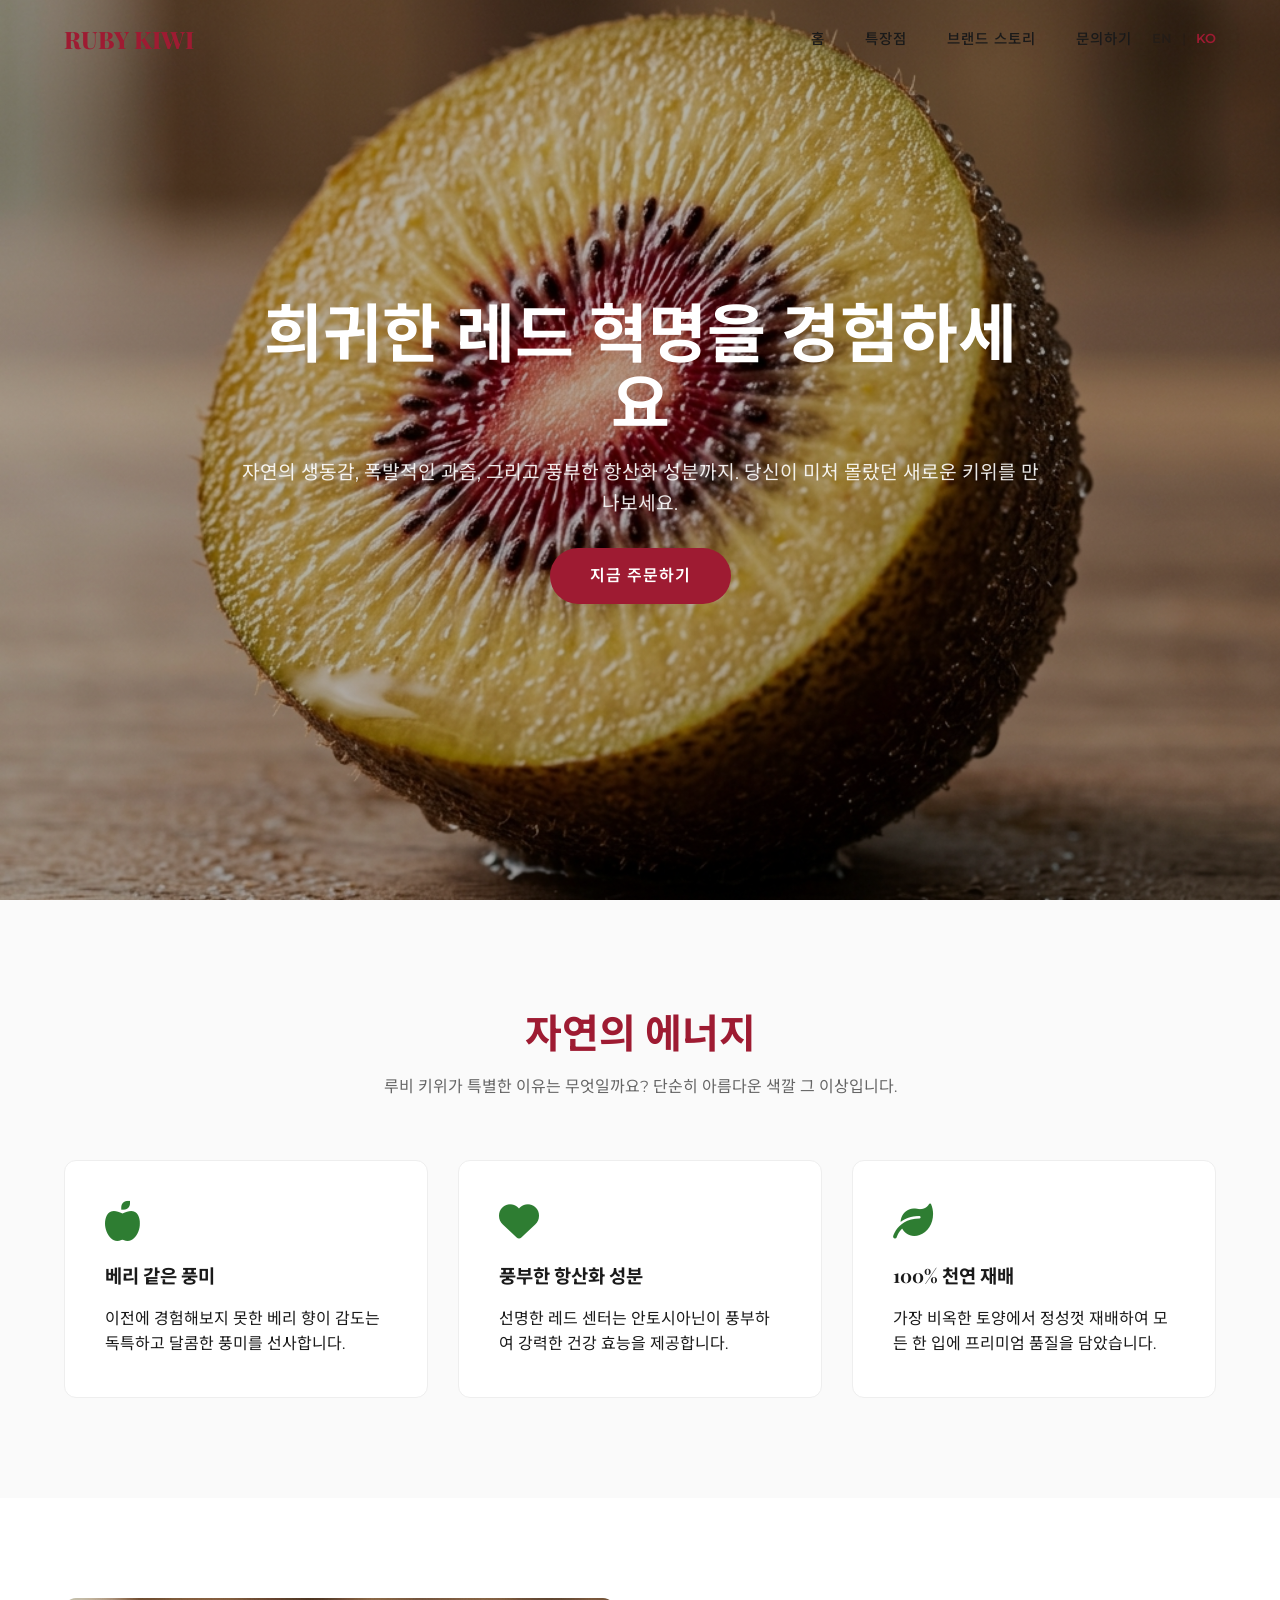
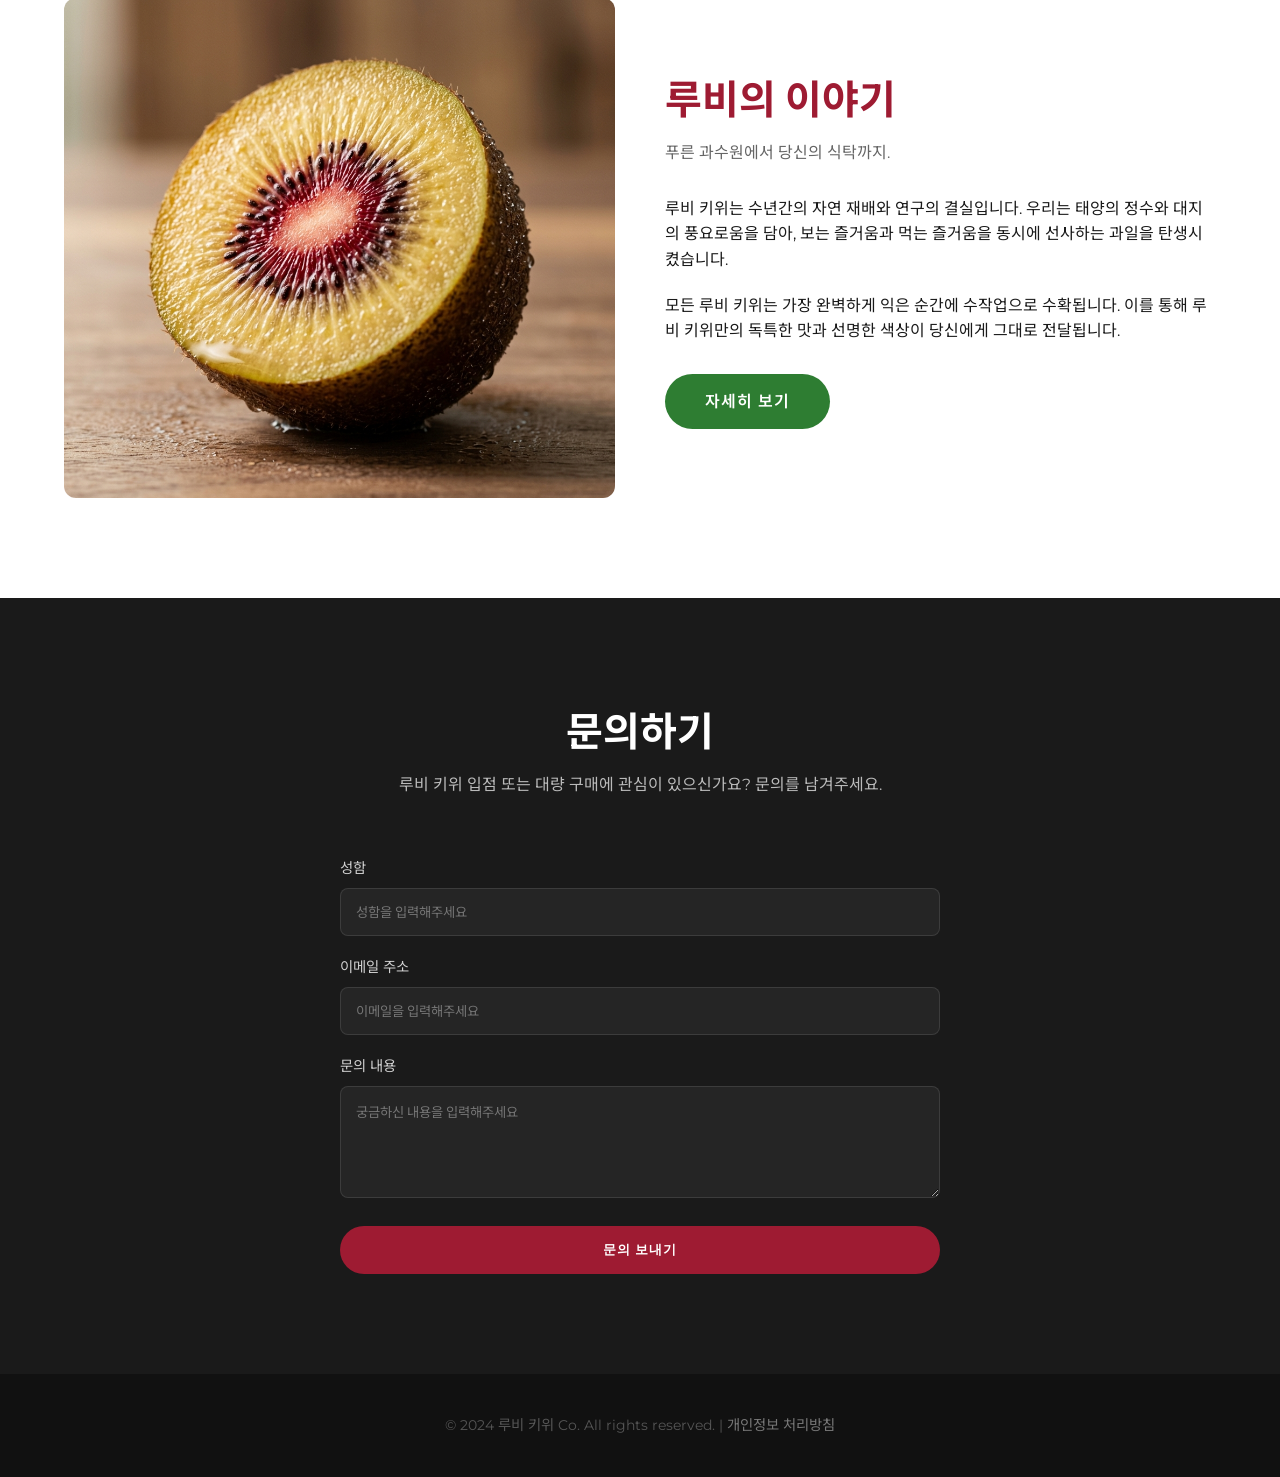
<file: index.html>
<!DOCTYPE html>
<html lang="ko">
<head>
    <meta charset="UTF-8">
    <meta name="viewport" content="width=device-width, initial-scale=1.0">
    <title>루비 키위 | 자연이 선사하는 희귀한 보석</title>
    <meta name="description" content="베리 같은 풍미와 뛰어난 건강 효능을 자랑하는 희귀한 레드 키위, 루비 키위의 세계를 만나보세요.">
    <!-- Google Fonts -->
    <link href="https://fonts.googleapis.com/css2?family=Montserrat:wght@400;500;600&family=Playfair+Display:wght@700;800&family=Noto+Sans+KR:wght@400;700&display=swap" rel="stylesheet">
    <!-- Font Awesome -->
    <link rel="stylesheet" href="https://cdnjs.cloudflare.com/ajax/libs/font-awesome/6.0.0/css/all.min.css">
    <link rel="stylesheet" href="index.css">
</head>
<body>

    <!-- Navigation -->
    <nav>
        <div class="logo">RUBY KIWI</div>
        <div style="display: flex; align-items: center;">
            <ul class="nav-links">
                <li><a href="#home">홈</a></li>
                <li><a href="#benefits">특장점</a></li>
                <li><a href="#story">브랜드 스토리</a></li>
                <li><a href="#inquiry">문의하기</a></li>
            </ul>
            <div class="lang-switch">
                <a href="en.html">EN</a>
                <span>|</span>
                <a href="index.html" class="active">KO</a>
            </div>
        </div>
        <div class="mobile-menu-btn" style="display: none;"><i class="fas fa-bars"></i></div>
    </nav>

    <!-- Hero Section -->
    <header id="home" class="hero">
        <div class="hero-content">
            <h1>희귀한 레드 혁명을 경험하세요</h1>
            <p>자연의 생동감, 폭발적인 과즙, 그리고 풍부한 항산화 성분까지. 당신이 미처 몰랐던 새로운 키위를 만나보세요.</p>
            <a href="#inquiry" class="btn">지금 주문하기</a>
        </div>
    </header>

    <!-- Benefits Section -->
    <section id="benefits">
        <div class="section-title reveal">
            <h2>자연의 에너지</h2>
            <p>루비 키위가 특별한 이유는 무엇일까요? 단순히 아름다운 색깔 그 이상입니다.</p>
        </div>
        <div class="features-grid">
            <div class="feature-card reveal">
                <i class="fas fa-apple-whole"></i>
                <h3>베리 같은 풍미</h3>
                <p>이전에 경험해보지 못한 베리 향이 감도는 독특하고 달콤한 풍미를 선사합니다.</p>
            </div>
            <div class="feature-card reveal" style="transition-delay: 0.1s;">
                <i class="fas fa-heart"></i>
                <h3>풍부한 항산화 성분</h3>
                <p>선명한 레드 센터는 안토시아닌이 풍부하여 강력한 건강 효능을 제공합니다.</p>
            </div>
            <div class="feature-card reveal" style="transition-delay: 0.2s;">
                <i class="fas fa-leaf"></i>
                <h3>100% 천연 재배</h3>
                <p>가장 비옥한 토양에서 정성껏 재배하여 모든 한 입에 프리미엄 품질을 담았습니다.</p>
            </div>
        </div>
    </section>

    <!-- Story Section -->
    <section id="story" class="story">
        <div class="story-image reveal">
            <img src="ruby_kiwi_hero.png" alt="Ruby Kiwi Sliced">
        </div>
        <div class="story-content reveal">
            <div class="section-title" style="text-align: left; margin-bottom: 30px;">
                <h2>루비의 이야기</h2>
                <p>푸른 과수원에서 당신의 식탁까지.</p>
            </div>
            <p>루비 키위는 수년간의 자연 재배와 연구의 결실입니다. 우리는 태양의 정수와 대지의 풍요로움을 담아, 보는 즐거움과 먹는 즐거움을 동시에 선사하는 과일을 탄생시켰습니다.</p>
            <p style="margin-top: 20px;">모든 루비 키위는 가장 완벽하게 익은 순간에 수작업으로 수확됩니다. 이를 통해 루비 키위만의 독특한 맛과 선명한 색상이 당신에게 그대로 전달됩니다.</p>
            <a href="#benefits" class="btn" style="margin-top: 30px; background-color: var(--kiwi-green);">자세히 보기</a>
        </div>
    </section>

    <!-- Inquiry Section -->
    <section id="inquiry" class="inquiry">
        <div class="section-title reveal">
            <h2 style="color: white;">문의하기</h2>
            <p style="color: rgba(255,255,255,0.7);">루비 키위 입점 또는 대량 구매에 관심이 있으신가요? 문의를 남겨주세요.</p>
        </div>
        <div class="inquiry-form reveal">
            <form>
                <div class="form-group">
                    <label>성함</label>
                    <input type="text" placeholder="성함을 입력해주세요" required>
                </div>
                <div class="form-group">
                    <label>이메일 주소</label>
                    <input type="email" placeholder="이메일을 입력해주세요" required>
                </div>
                <div class="form-group">
                    <label>문의 내용</label>
                    <textarea rows="5" placeholder="궁금하신 내용을 입력해주세요" required></textarea>
                </div>
                <button type="submit" class="btn" style="width: 100%; border: none; cursor: pointer;">문의 보내기</button>
            </form>
        </div>
    </section>

    <!-- Footer -->
    <footer style="padding: 40px 5%; text-align: center; background: #111; color: #555; font-size: 0.9rem;">
        <p>&copy; 2024 루비 키위 Co. All rights reserved. | <a href="#" style="color: #777;">개인정보 처리방침</a></p>
    </footer>

    <script src="main.js"></script>
</body>
</html>
</file>
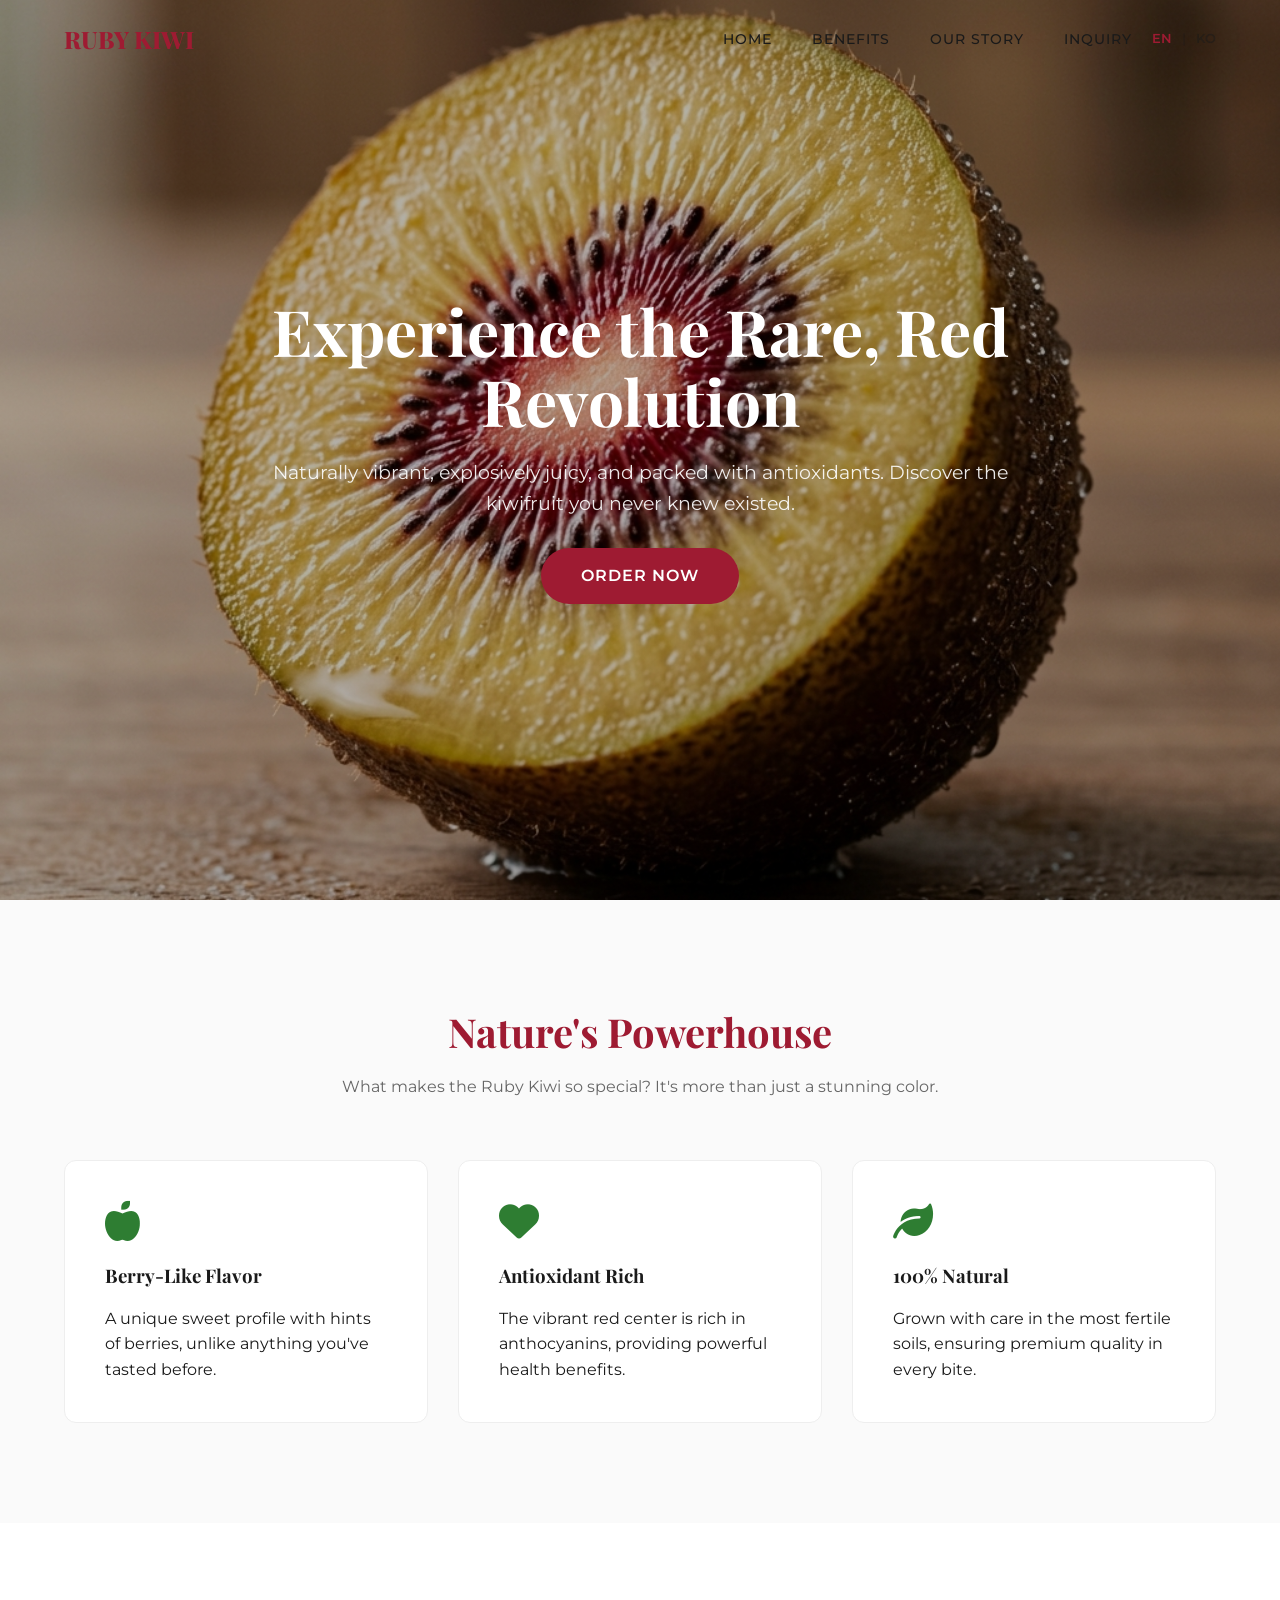
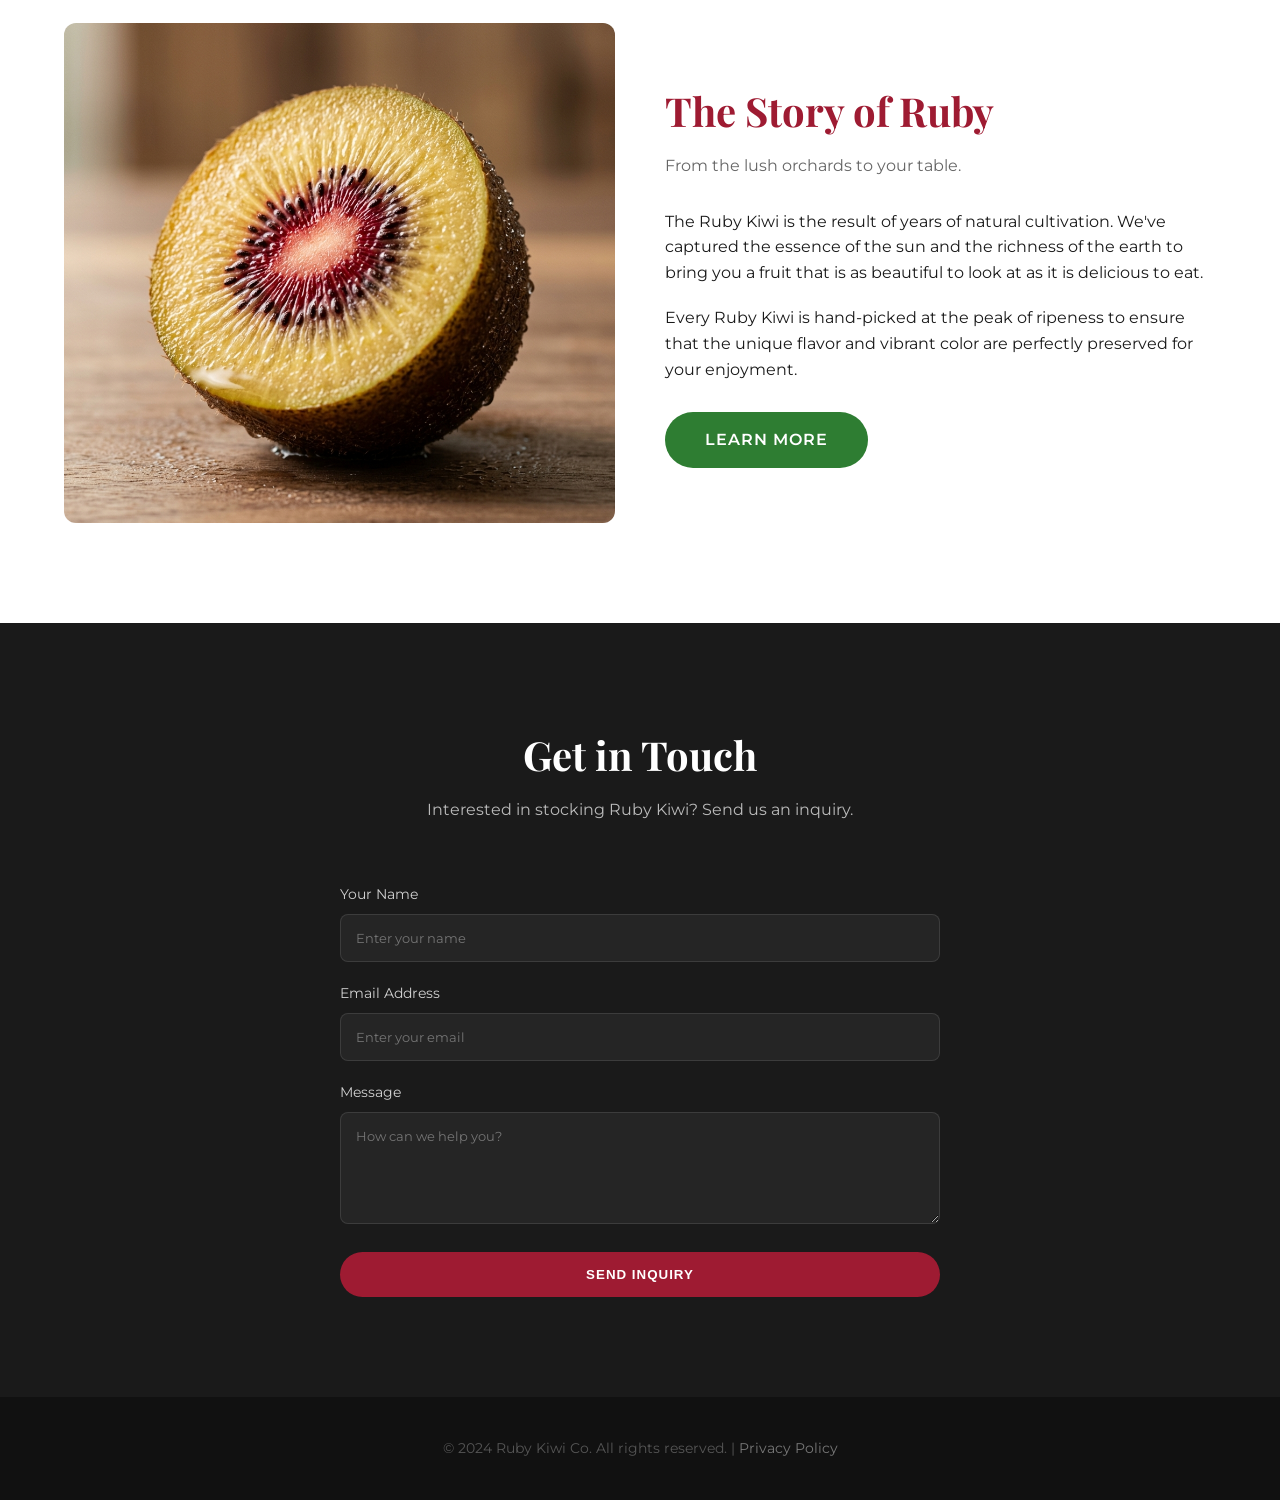
<file: en.html>
<!DOCTYPE html>
<html lang="en">
<head>
    <meta charset="UTF-8">
    <meta name="viewport" content="width=device-width, initial-scale=1.0">
    <title>Ruby Kiwi | Nature's Rare Jewel</title>
    <meta name="description" content="Discover the exquisite taste and health benefits of Ruby Kiwi, the rare red kiwifruit with a berry-like flavor.">
    <!-- Google Fonts -->
    <link href="https://fonts.googleapis.com/css2?family=Montserrat:wght@400;500;600&family=Playfair+Display:wght@700;800&family=Noto+Sans+KR:wght@400;700&display=swap" rel="stylesheet">
    <!-- Font Awesome -->
    <link rel="stylesheet" href="https://cdnjs.cloudflare.com/ajax/libs/font-awesome/6.0.0/css/all.min.css">
    <link rel="stylesheet" href="index.css">
</head>
<body>

    <!-- Navigation -->
    <nav>
        <div class="logo">RUBY KIWI</div>
        <div style="display: flex; align-items: center;">
            <ul class="nav-links">
                <li><a href="#home">Home</a></li>
                <li><a href="#benefits">Benefits</a></li>
                <li><a href="#story">Our Story</a></li>
                <li><a href="#inquiry">Inquiry</a></li>
            </ul>
            <div class="lang-switch">
                <a href="en.html" class="active">EN</a>
                <span>|</span>
                <a href="index.html">KO</a>
            </div>
        </div>
        <div class="mobile-menu-btn" style="display: none;"><i class="fas fa-bars"></i></div>
    </nav>

    <!-- Hero Section -->
    <header id="home" class="hero">
        <div class="hero-content">
            <h1>Experience the Rare, Red Revolution</h1>
            <p>Naturally vibrant, explosively juicy, and packed with antioxidants. Discover the kiwifruit you never knew existed.</p>
            <a href="#inquiry" class="btn">Order Now</a>
        </div>
    </header>

    <!-- Benefits Section -->
    <section id="benefits">
        <div class="section-title reveal">
            <h2>Nature's Powerhouse</h2>
            <p>What makes the Ruby Kiwi so special? It's more than just a stunning color.</p>
        </div>
        <div class="features-grid">
            <div class="feature-card reveal">
                <i class="fas fa-apple-whole"></i>
                <h3>Berry-Like Flavor</h3>
                <p>A unique sweet profile with hints of berries, unlike anything you've tasted before.</p>
            </div>
            <div class="feature-card reveal" style="transition-delay: 0.1s;">
                <i class="fas fa-heart"></i>
                <h3>Antioxidant Rich</h3>
                <p>The vibrant red center is rich in anthocyanins, providing powerful health benefits.</p>
            </div>
            <div class="feature-card reveal" style="transition-delay: 0.2s;">
                <i class="fas fa-leaf"></i>
                <h3>100% Natural</h3>
                <p>Grown with care in the most fertile soils, ensuring premium quality in every bite.</p>
            </div>
        </div>
    </section>

    <!-- Story Section -->
    <section id="story" class="story">
        <div class="story-image reveal">
            <img src="ruby_kiwi_hero.png" alt="Ruby Kiwi Sliced">
        </div>
        <div class="story-content reveal">
            <div class="section-title" style="text-align: left; margin-bottom: 30px;">
                <h2>The Story of Ruby</h2>
                <p>From the lush orchards to your table.</p>
            </div>
            <p>The Ruby Kiwi is the result of years of natural cultivation. We've captured the essence of the sun and the richness of the earth to bring you a fruit that is as beautiful to look at as it is delicious to eat.</p>
            <p style="margin-top: 20px;">Every Ruby Kiwi is hand-picked at the peak of ripeness to ensure that the unique flavor and vibrant color are perfectly preserved for your enjoyment.</p>
            <a href="#benefits" class="btn" style="margin-top: 30px; background-color: var(--kiwi-green);">Learn More</a>
        </div>
    </section>

    <!-- Inquiry Section -->
    <section id="inquiry" class="inquiry">
        <div class="section-title reveal">
            <h2 style="color: white;">Get in Touch</h2>
            <p style="color: rgba(255,255,255,0.7);">Interested in stocking Ruby Kiwi? Send us an inquiry.</p>
        </div>
        <div class="inquiry-form reveal">
            <form>
                <div class="form-group">
                    <label>Your Name</label>
                    <input type="text" placeholder="Enter your name" required>
                </div>
                <div class="form-group">
                    <label>Email Address</label>
                    <input type="email" placeholder="Enter your email" required>
                </div>
                <div class="form-group">
                    <label>Message</label>
                    <textarea rows="5" placeholder="How can we help you?" required></textarea>
                </div>
                <button type="submit" class="btn" style="width: 100%; border: none; cursor: pointer;">Send Inquiry</button>
            </form>
        </div>
    </section>

    <!-- Footer -->
    <footer style="padding: 40px 5%; text-align: center; background: #111; color: #555; font-size: 0.9rem;">
        <p>&copy; 2024 Ruby Kiwi Co. All rights reserved. | <a href="#" style="color: #777;">Privacy Policy</a></p>
    </footer>

    <script src="main.js"></script>
</body>
</html>
</file>
<file: index.css>
:root {
  /* Color Palette */
  --ruby-red: #9E1B32;
  --ruby-red-light: #C41E3A;
  --kiwi-green: #2E7D32;
  --kiwi-green-light: #4CBB17;
  --cream: #FAFAFA;
  --charcoal: #1A1A1A;
  --glass: rgba(255, 255, 255, 0.1);
  --glass-border: rgba(255, 255, 255, 0.2);
  
  /* Typography */
  --font-heading: 'Playfair Display', 'Noto Sans KR', serif;
  --font-body: 'Montserrat', 'Noto Sans KR', sans-serif;
  
  /* Spacing */
  --section-padding: 100px 5%;
  --border-radius: 12px;
  --transition: all 0.4s cubic-bezier(0.4, 0, 0.2, 1);
}

* {
  margin: 0;
  padding: 0;
  box-sizing: border-box;
}

html {
  scroll-behavior: smooth;
}

body {
  font-family: var(--font-body);
  background-color: var(--cream);
  color: var(--charcoal);
  line-height: 1.6;
  overflow-x: hidden;
}

h1, h2, h3 {
  font-family: var(--font-heading);
  font-weight: 700;
}

a {
  text-decoration: none;
  color: inherit;
  transition: var(--transition);
}

ul {
  list-style: none;
}

/* Navigation */
nav {
  position: fixed;
  top: 0;
  width: 100%;
  padding: 20px 5%;
  display: flex;
  justify-content: space-between;
  align-items: center;
  z-index: 1000;
  transition: var(--transition);
}

nav.scrolled {
  background: rgba(255, 255, 255, 0.8);
  backdrop-filter: blur(10px);
  padding: 15px 5%;
  box-shadow: 0 4px 30px rgba(0, 0, 0, 0.05);
}

.logo {
  font-family: var(--font-heading);
  font-size: 1.5rem;
  font-weight: 800;
  color: var(--ruby-red);
}

.nav-links {
  display: flex;
  gap: 40px;
}

.nav-links a {
  font-weight: 500;
  font-size: 0.9rem;
  text-transform: uppercase;
  letter-spacing: 1px;
}

.nav-links a:hover {
  color: var(--ruby-red);
}

.lang-switch {
  display: flex;
  gap: 10px;
  align-items: center;
  font-size: 0.8rem;
  font-weight: 600;
  margin-left: 20px;
}

.lang-switch a {
  opacity: 0.5;
}

.lang-switch a.active {
  opacity: 1;
  color: var(--ruby-red);
}

.lang-switch span {
  opacity: 0.3;
}

/* Hero Section */
.hero {
  height: 100vh;
  display: flex;
  align-items: center;
  justify-content: center;
  background: linear-gradient(rgba(0,0,0,0.3), rgba(0,0,0,0.3)), url('ruby_kiwi_hero.png');
  background-size: cover;
  background-position: center;
  color: white;
  text-align: center;
  padding: 0 5%;
}

.hero-content {
  max-width: 800px;
  animation: fadeInUp 1s ease-out;
}

.hero h1 {
  font-size: 4rem;
  margin-bottom: 20px;
  line-height: 1.1;
}

.hero p {
  font-size: 1.2rem;
  margin-bottom: 30px;
  opacity: 0.9;
}

.btn {
  display: inline-block;
  padding: 15px 40px;
  background-color: var(--ruby-red);
  color: white;
  border-radius: 50px;
  font-weight: 600;
  text-transform: uppercase;
  letter-spacing: 1px;
  transition: var(--transition);
}

.btn:hover {
  background-color: var(--ruby-red-light);
  transform: translateY(-3px);
  box-shadow: 0 10px 20px rgba(158, 27, 50, 0.3);
}

/* Sections */
section {
  padding: var(--section-padding);
}

.section-title {
  text-align: center;
  margin-bottom: 60px;
}

.section-title h2 {
  font-size: 2.5rem;
  color: var(--ruby-red);
  margin-bottom: 10px;
}

.section-title p {
  color: #666;
  max-width: 600px;
  margin: 0 auto;
}

/* Features/Benefits */
.features-grid {
  display: grid;
  grid-template-columns: repeat(auto-fit, minmax(300px, 1fr));
  gap: 30px;
}

.feature-card {
  background: white;
  padding: 40px;
  border-radius: var(--border-radius);
  transition: var(--transition);
  border: 1px solid #eee;
}

.feature-card:hover {
  transform: translateY(-10px);
  box-shadow: 0 20px 40px rgba(0,0,0,0.05);
}

.feature-card i {
  font-size: 2.5rem;
  color: var(--kiwi-green);
  margin-bottom: 20px;
  display: block;
}

.feature-card h3 {
  margin-bottom: 15px;
}

/* Story Section */
.story {
  background-color: #fff;
  display: flex;
  align-items: center;
  gap: 50px;
}

.story-content {
  flex: 1;
}

.story-image {
  flex: 1;
  border-radius: var(--border-radius);
  overflow: hidden;
  height: 500px;
}

.story-image img {
  width: 100%;
  height: 100%;
  object-fit: cover;
}

/* Inquiry Form */
.inquiry {
  background-color: var(--charcoal);
  color: white;
}

.inquiry-form {
  max-width: 600px;
  margin: 0 auto;
}

.form-group {
  margin-bottom: 20px;
}

.form-group label {
  display: block;
  margin-bottom: 8px;
  font-size: 0.9rem;
  opacity: 0.8;
}

.form-group input, .form-group textarea {
  width: 100%;
  padding: 15px;
  background: rgba(255,255,255,0.05);
  border: 1px solid rgba(255,255,255,0.1);
  border-radius: 8px;
  color: white;
  font-family: inherit;
}

.form-group input:focus, .form-group textarea:focus {
  outline: none;
  border-color: var(--ruby-red);
}

/* Animations */
@keyframes fadeInUp {
  from {
    opacity: 0;
    transform: translateY(30px);
  }
  to {
    opacity: 1;
    transform: translateY(0);
  }
}

.reveal {
  opacity: 0;
  transform: translateY(30px);
  transition: all 0.8s ease-out;
}

.reveal.active {
  opacity: 1;
  transform: translateY(0);
}

/* Responsive */
@media (max-width: 768px) {
  .hero h1 {
    font-size: 2.5rem;
  }
  
  .nav-links {
    display: none;
  }
  
  .story {
    flex-direction: column;
  }
}
</file>
